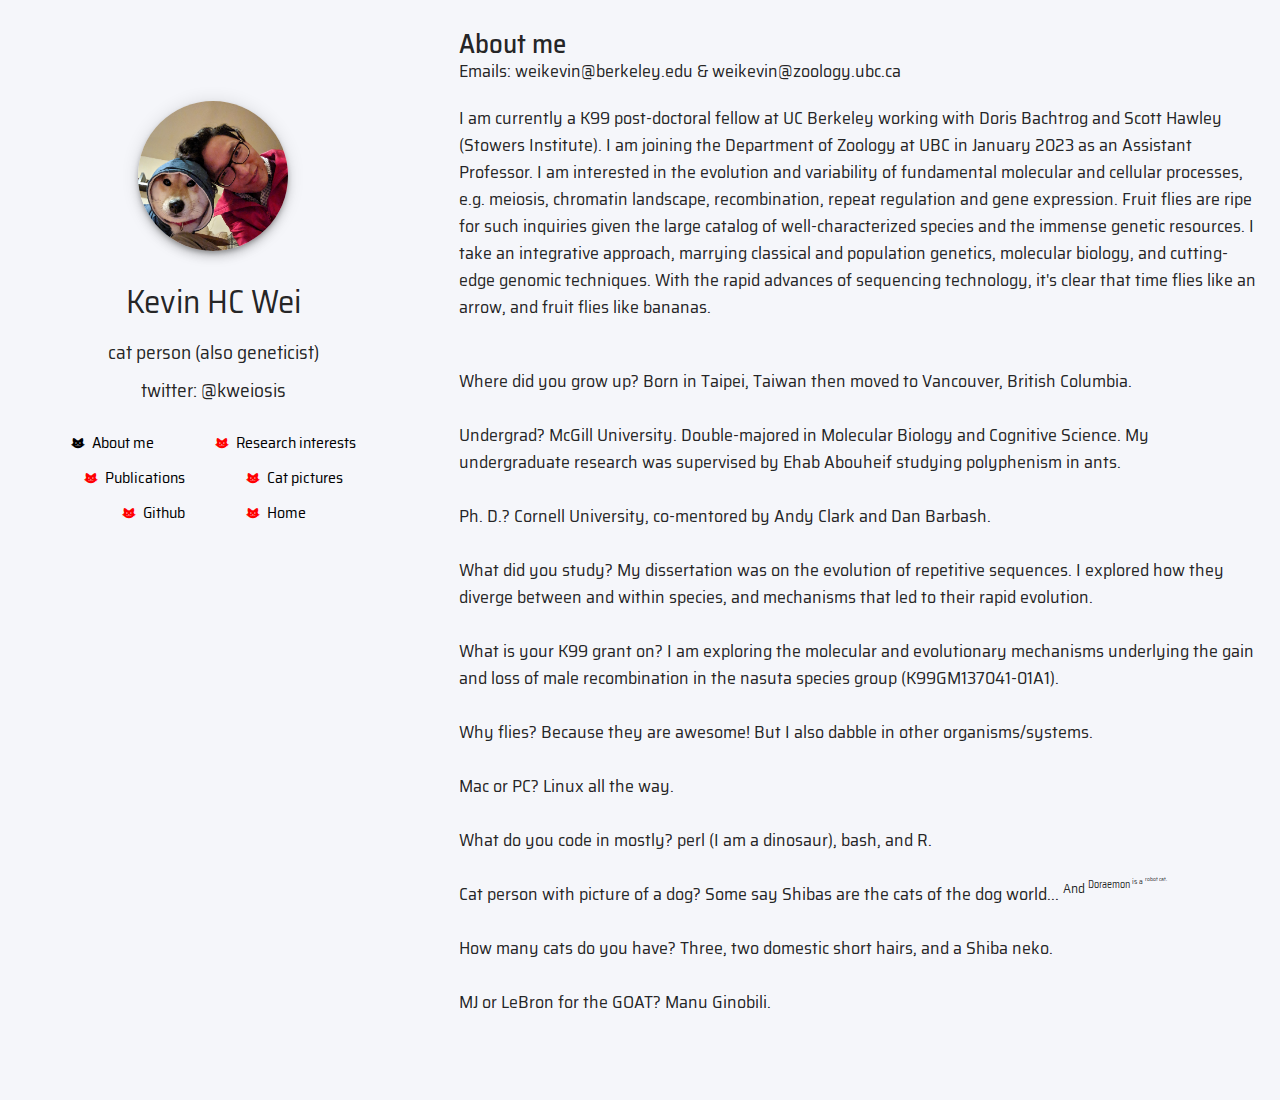
<file: about_me/index.html>
<!DOCTYPE html>
<html>

<head>
    <meta http-equiv="Content-Type" content="text/html; charset=UTF-8">
    <title>About me | Kevin Wei PH.D</title>
    <meta name="keywords" content="Put, tags, here">
    <meta name="description" content="When a Ph.D. in biology is owned by three cats!">
    <meta name="author" content="Kevin Wei">
    <link href="https://fonts.googleapis.com/icon?family=Material+Icons" rel="stylesheet">
    <link type="text/css" rel="stylesheet" href="../css/materialize.min.css" media="screen,projection" />
    <link type="text/css" rel="stylesheet" href="../css/index.css" media="screen,projection" />
    <link href="../css/materialdesignicons.min.css" media="all" rel="stylesheet" type="text/css" />
    <!-- Put your favicon here! (I highly suggest realfavicongenerator.net) -->
	<link rel="shortcut icon" href="../favicon.ico" type="image/x-icon">
    <meta name="theme-color" content="#f5f6fa">
    <link href="https://fonts.googleapis.com/css?family=Saira+Semi+Condensed:500,600,700" rel="stylesheet">
    <!-- If you want Google Analytics, do some Google searching, and pop it here. -->
    <!--Let browser know website is optimized for mobile-->
    <meta name="viewport" content="width=device-width, initial-scale=1.0" />
</head>

<body style="background-color: #f5f6fa">
    <div>
        <div class="row">
            <div id="profileColumn" class="col s12 l4 center">
                <img id="profileImage" src="../images/profile.jpg" class="z-depth-3 circle responsive-img" />
                
                <h2 id="heroName" class="center-align">Kevin HC Wei</h2>
                <h4 id="description" class="center-align">cat person (also geneticist)</h4>
                <h4 id="description" class="center-align">twitter: @kweiosis</h4>

                <div id="socialLinkSection">
                    <section class="tab">
                        <div id="socialLinkContent">
                            <!-- Your social links are dynamically generated from links.json! -->
                        </div>
                    </section>
                </div>
                
                <!-- Replace the email address below with your own -->
                
                
            </div>
            
            <div id="portfolioColumn" class="col s12 m12 l8">
                
                <div id="portfolioTitle">
                    <p id="portfolioText">About me</p>
                    <!-- Type of work goes here -->
					<div id="hide_email">
                    <p id="portfolioSubtext">Emails: we<b>I</b>ikev<b>don't</b>in<b>want</b>@b<b>spam! </b>erk<b>So</b>eley<b>please</b>.<b>leave </b>e<b>me</b>d<b>alone</b>u & wei<b>I</b>kevin<b>don't</b>@zoology<b>want</b>.ubc<b>spam</b>.ca</p>
					<p id="firstCategoryText"> I am currently a K99 post-doctoral fellow at UC Berkeley working with Doris Bachtrog and Scott Hawley (Stowers Institute). I am joining the Department of Zoology at UBC in January 2023 as an Assistant Professor. I am interested in the evolution and variability of fundamental molecular and cellular processes, e.g. meiosis, chromatin landscape, recombination, repeat regulation and gene expression. Fruit flies are ripe for such inquiries given the large catalog of well-characterized species and the immense genetic resources. I take an integrative approach, marrying classical and population genetics, molecular biology, and cutting-edge genomic techniques. With the rapid advances of sequencing technology, it's clear that time flies like an arrow, and fruit flies like bananas.<br><br> </p>
					<p id="firstCategoryText">
					Where did you grow up? Born in Taipei, Taiwan then moved to Vancouver, British Columbia.<br><br>
					Undergrad? McGill University. Double-majored in Molecular Biology and Cognitive Science. My undergraduate research was supervised by Ehab Abouheif studying polyphenism in ants.<br><br>
					Ph. D.? Cornell University, co-mentored by Andy Clark and Dan Barbash.<br><br>
					What did you study? My dissertation was on the evolution of repetitive sequences. I explored how they diverge between and within species, and mechanisms that led to their rapid evolution.<br><br>
					What is your K99 grant on? I am exploring the molecular and evolutionary mechanisms underlying the gain and loss of male recombination in the nasuta species group (K99GM137041-01A1).<br><br>
					Why flies? Because they are awesome! But I also dabble in other organisms/systems.<br><br>
					
					Mac or PC? Linux all the way. <br><br>
					What do you code in mostly? perl (I am a dinosaur), bash, and R. <br><br>
					
					Cat person with picture of a dog? Some say Shibas are the cats of the dog world... <sup> And <sup> Doraemon <sup> is a <sup>robot cat.</sup></sup></sup></sup> <br><br>
					How many cats do you have? Three, two domestic short hairs, and a Shiba neko.<br><br>
					
					MJ or LeBron for the GOAT? Manu Ginobili.<br>
					</p>
                </div>
                
                <div class="row" id="portfolioItemContainer">
                    <!-- Your work cards are dynamically generated from items.json! -->
                </div>
                
            </div>
        </div>
    </div>
    
    <script type="text/javascript" src="https://code.jquery.com/jquery-3.2.1.min.js"></script>
    <script type="text/javascript" src="js/materialize.min.js"></script>
    <script type="text/javascript" src="js/index.js"></script>
</body>

</html>
</file>
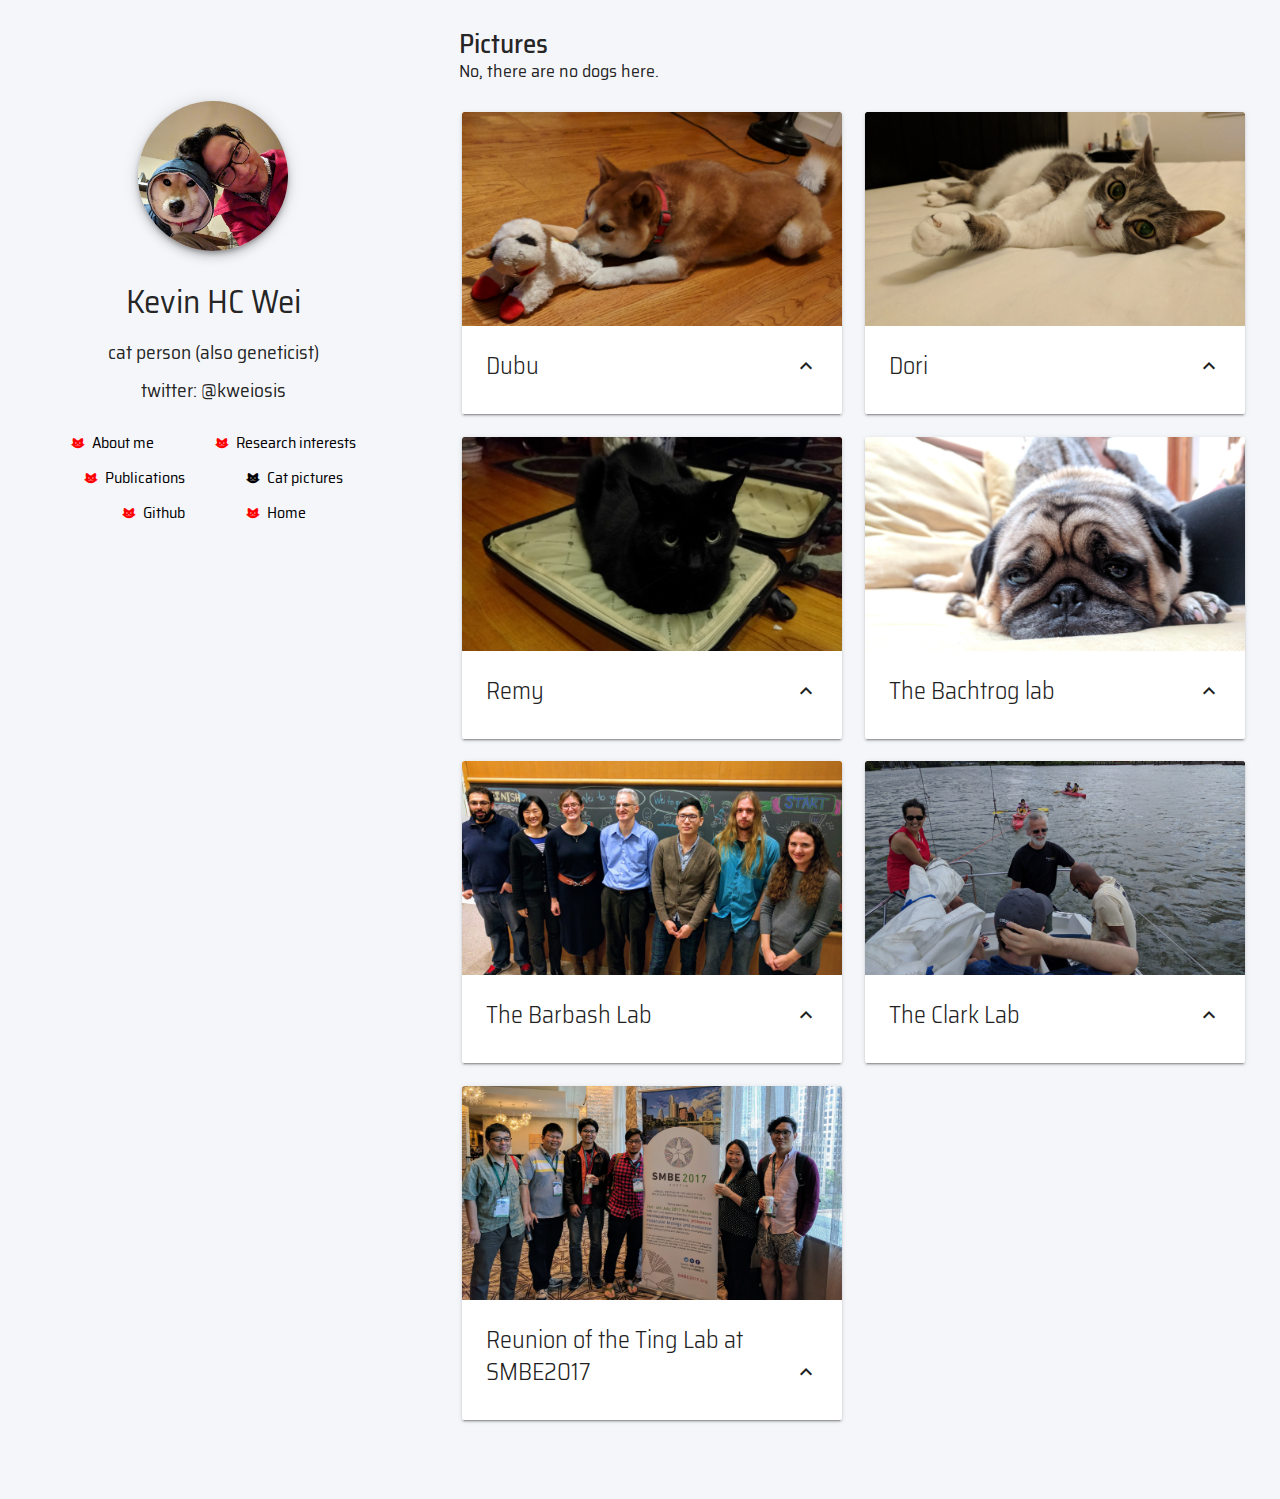
<file: cats/index.html>
<!DOCTYPE html>
<html>

<head>
    <meta http-equiv="Content-Type" content="text/html; charset=UTF-8">
    <title>Pictures | Kevin Wei PH.D</title>
    <meta name="keywords" content="Put, tags, here">
    <meta name="description" content="When a Ph.D. in biology is owned by three cats!">
    <meta name="author" content="Kevin Wei">
    <link href="https://fonts.googleapis.com/icon?family=Material+Icons" rel="stylesheet">
    <link type="text/css" rel="stylesheet" href="../css/materialize.min.css" media="screen,projection" />
    <link type="text/css" rel="stylesheet" href="../css/index.css" media="screen,projection" />
    <link href="../css/materialdesignicons.min.css" media="all" rel="stylesheet" type="text/css" />
    <!-- Put your favicon here! (I highly suggest realfavicongenerator.net) -->
	<link rel="shortcut icon" href="../favicon.ico" type="image/x-icon">
    <meta name="theme-color" content="#f5f6fa">
    <link href="https://fonts.googleapis.com/css?family=Saira+Semi+Condensed:500,600,700" rel="stylesheet">
    <!-- If you want Google Analytics, do some Google searching, and pop it here. -->
    <!--Let browser know website is optimized for mobile-->
    <meta name="viewport" content="width=device-width, initial-scale=1.0" />
</head>

<body style="background-color: #f5f6fa">
    <div>
        <div class="row">
            <div id="profileColumn" class="col s12 l4 center">
                <img id="profileImage" src="../images/profile.jpg" class="z-depth-3 circle responsive-img" />
                
                <h2 id="heroName" class="center-align">Kevin HC Wei</h2>
                <h4 id="description" class="center-align">cat person (also geneticist)</h4>
                <h4 id="description" class="center-align">twitter: @kweiosis</h4>

                <div id="socialLinkSection">
                    <section class="tab">
                        <div id="socialLinkContent">
                            <!-- Your social links are dynamically generated from links.json! -->
                        </div>
                    </section>
                </div>
                
                <!-- Replace the email address below with your own -->
                
                
            </div>
            
            <div id="portfolioColumn" class="col s12 m12 l8">
                
                <div id="portfolioTitle">
                    <p id="portfolioText">Pictures</p>
                    <!-- Type of work goes here -->
                    <p id="portfolioSubtext">No, there are no dogs here.</p>
                </div>
                
                <div class="row" id="portfolioItemContainer">
                    <!-- Your work cards are dynamically generated from items.json! -->
                </div>
                
            </div>
        </div>
    </div>
    
    <script type="text/javascript" src="https://code.jquery.com/jquery-3.2.1.min.js"></script>
    <script type="text/javascript" src="js/materialize.min.js"></script>
    <script type="text/javascript" src="js/index.js"></script>
</body>

</html>
</file>
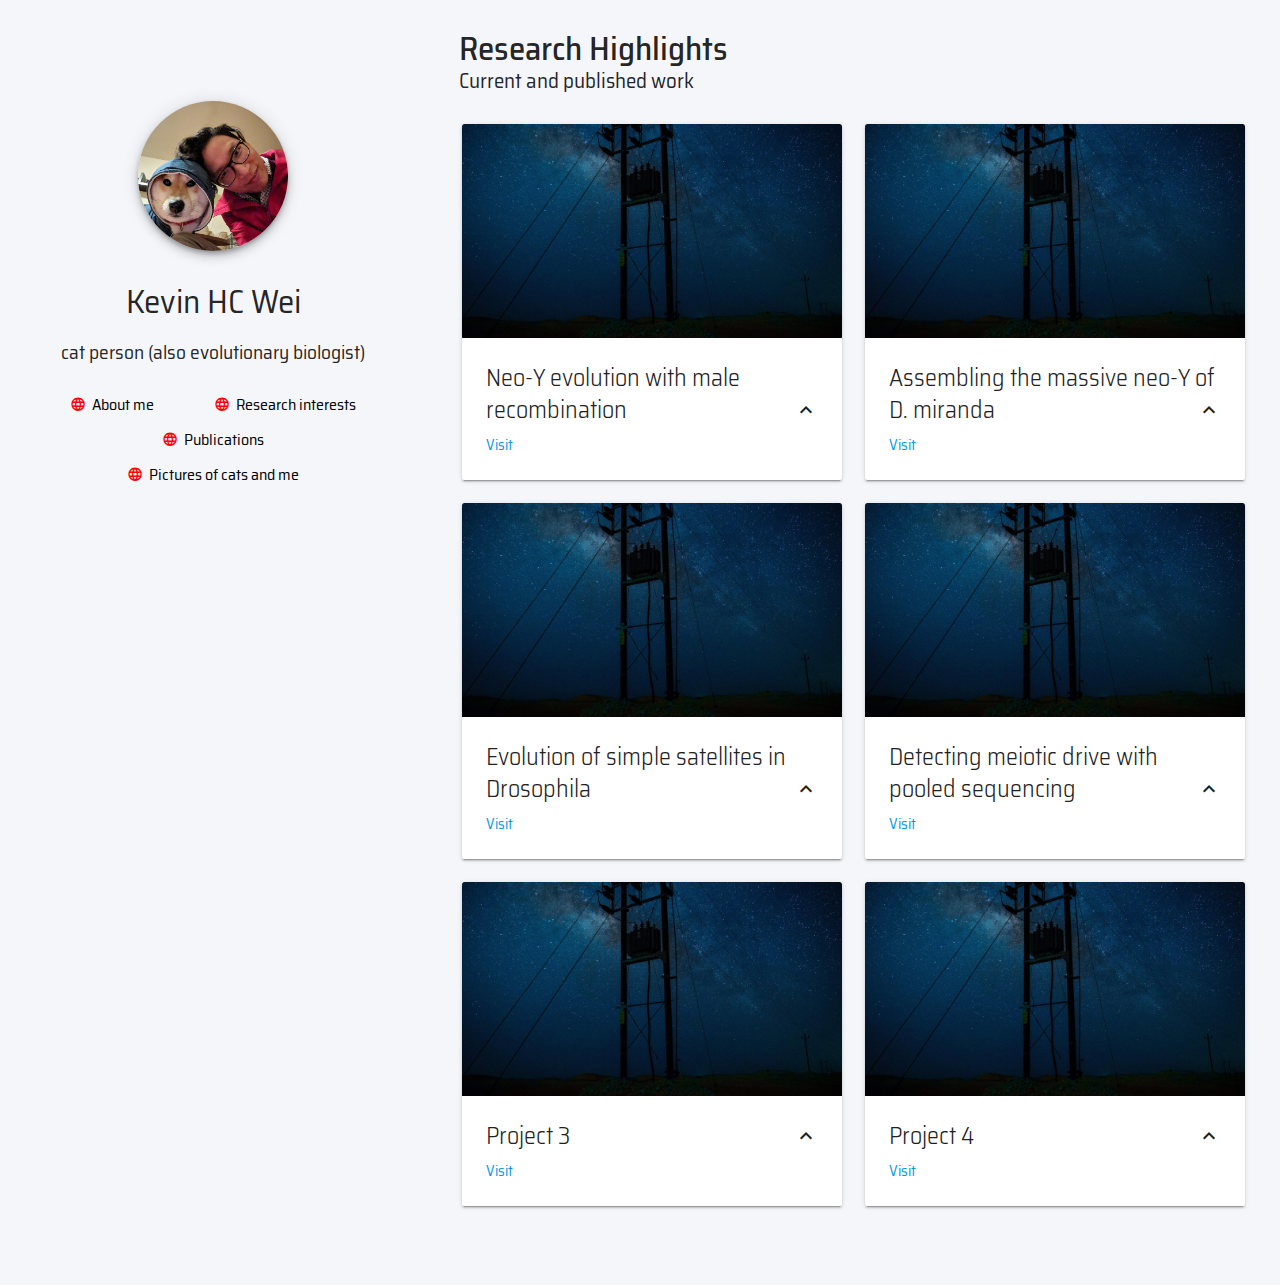
<file: pages/index.html>
<!DOCTYPE html>
<html>

<head>
    <meta http-equiv="Content-Type" content="text/html; charset=UTF-8">
    <title>Kevin Wei PH.D</title>
    <meta name="keywords" content="Put, tags, here">
    <meta name="description" content="Your description here!">
    <meta name="author" content="Kevin Wei">
    <link href="https://fonts.googleapis.com/icon?family=Material+Icons" rel="stylesheet">
    <link type="text/css" rel="stylesheet" href="css/materialize.min.css" media="screen,projection" />
    <link type="text/css" rel="stylesheet" href="css/index.css" media="screen,projection" />
    <link href="css/materialdesignicons.min.css" media="all" rel="stylesheet" type="text/css" />
    <!-- Put your favicon here! (I highly suggest realfavicongenerator.net) -->
    <meta name="theme-color" content="#f5f6fa">
    <link href="https://fonts.googleapis.com/css?family=Saira+Semi+Condensed:500,600,700" rel="stylesheet">
    <!-- If you want Google Analytics, do some Google searching, and pop it here. -->
    <!--Let browser know website is optimized for mobile-->
    <meta name="viewport" content="width=device-width, initial-scale=1.0" />
</head>

<body style="background-color: #f5f6fa">
    <div>
        <div class="row">
            <div id="profileColumn" class="col s12 l4 center">
                <img id="profileImage" src="./images/profile.jpg" class="z-depth-3 circle responsive-img" />
                
                <h2 id="heroName" class="center-align">Kevin HC Wei</h2>
                <h4 id="description" class="center-align">cat person (also evolutionary biologist)</h4>

                <div id="socialLinkSection">
                    <section class="tab">
                        <div id="socialLinkContent">
                            <!-- Your social links are dynamically generated from links.json! -->
                        </div>
                    </section>
                </div>
                
                <!-- Replace the email address below with your own -->
                
                
            </div>
            
            <div id="portfolioColumn" class="col s12 m12 l8">
                
                <div id="portfolioTitle">
                    <p id="portfolioText">Research Highlights</p>
                    <!-- Type of work goes here -->
                    <p id="firstCategoryText">Current and published work</p>
                </div>
                
                <div class="row" id="portfolioItemContainer">
                    <!-- Your work cards are dynamically generated from items.json! -->
                </div>
                
            </div>
        </div>
    </div>
    
    <script type="text/javascript" src="https://code.jquery.com/jquery-3.2.1.min.js"></script>
    <script type="text/javascript" src="js/materialize.min.js"></script>
    <script type="text/javascript" src="js/index.js"></script>
</body>

</html>
</file>
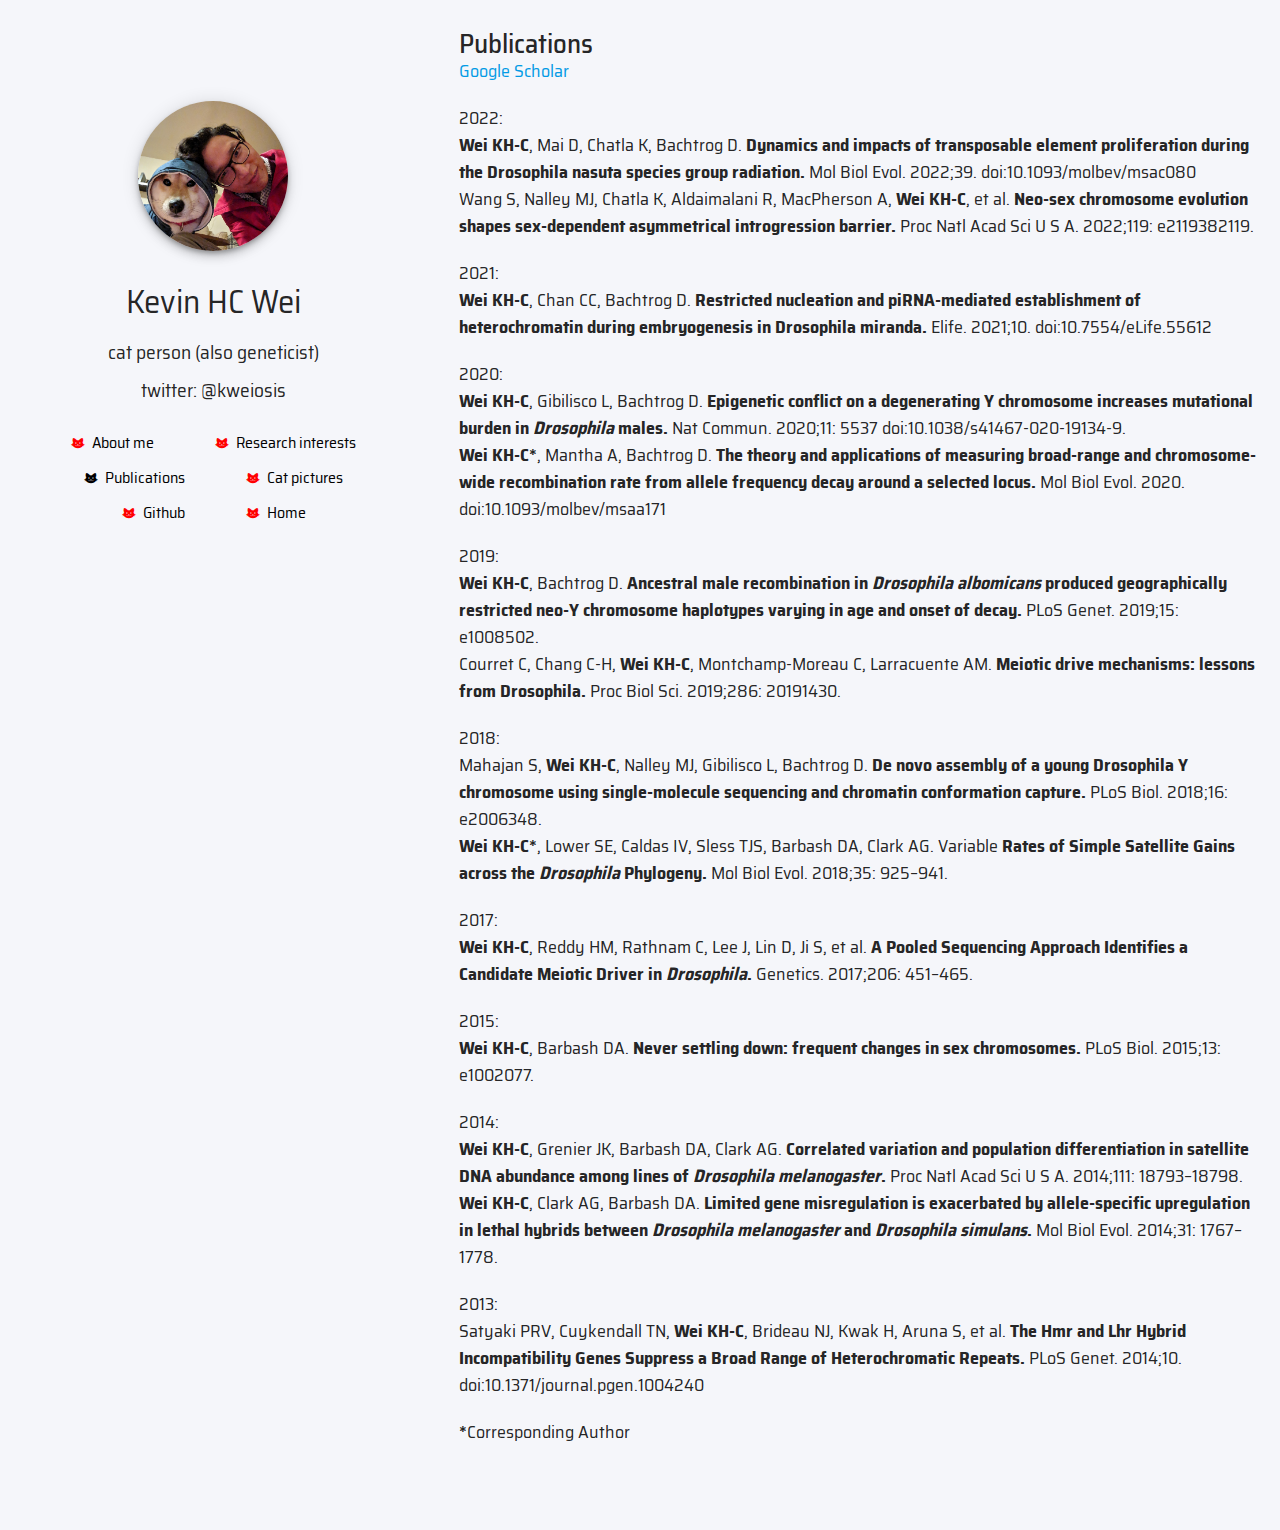
<file: pubs/index.html>
<!DOCTYPE html>
<html>

<head>
    <meta http-equiv="Content-Type" content="text/html; charset=UTF-8">
    <title>Publication | Kevin Wei PH.D</title>
    <meta name="keywords" content="Put, tags, here">
    <meta name="description" content="When a Ph.D. in biology is owned by three cats!">
    <meta name="author" content="Kevin Wei">
    <link href="https://fonts.googleapis.com/icon?family=Material+Icons" rel="stylesheet">
    <link type="text/css" rel="stylesheet" href="../css/materialize.min.css" media="screen,projection" />
    <link type="text/css" rel="stylesheet" href="../css/index.css" media="screen,projection" />
    <link href="../css/materialdesignicons.min.css" media="all" rel="stylesheet" type="text/css" />
    <!-- Put your favicon here! (I highly suggest realfavicongenerator.net) -->
	<link rel="shortcut icon" href="../favicon.ico" type="image/x-icon">
    <meta name="theme-color" content="#f5f6fa">
    <link href="https://fonts.googleapis.com/css?family=Saira+Semi+Condensed:500,600,700" rel="stylesheet">
    <!-- If you want Google Analytics, do some Google searching, and pop it here. -->
    <!--Let browser know website is optimized for mobile-->
    <meta name="viewport" content="width=device-width, initial-scale=1.0" />
</head>

<body style="background-color: #f5f6fa">
    <div>
        <div class="row">
            <div id="profileColumn" class="col s12 l4 center">
                <img id="profileImage" src="../images/profile.jpg" class="z-depth-3 circle responsive-img" />
                
                <h2 id="heroName" class="center-align">Kevin HC Wei</h2>
                <h4 id="description" class="center-align">cat person (also geneticist)</h4>
                <h4 id="description" class="center-align">twitter: @kweiosis</h4>

                <div id="socialLinkSection">
                    <section class="tab">
                        <div id="socialLinkContent">
                            <!-- Your social links are dynamically generated from links.json! -->
                        </div>
                    </section>
                </div>
                
                <!-- Replace the email address below with your own -->
                
                
            </div>
            
            <div id="portfolioColumn" class="col s12 m12 l8">
                
                <div id="portfolioTitle">
                    <p id="portfolioText">Publications</p>
                    <!-- Type of work goes here -->
					
                    <p id="portfolioSubtext"> <a href = "https://scholar.google.com/citations?user=zcDouMEAAAAJ&hl=en&oi=sra"  target="_blank">Google Scholar</a></p>
                    	<p id="firstCategoryText">
			2022: <br>
                    	<b>Wei KH-C</b>, Mai D, Chatla K, Bachtrog D. <b>Dynamics and impacts of transposable element proliferation during the Drosophila nasuta species group radiation.</b> Mol Biol Evol. 2022;39. doi:10.1093/molbev/msac080
                    	<br>Wang S, Nalley MJ, Chatla K, Aldaimalani R, MacPherson A, <b>Wei KH-C</b>, et al. <b>Neo-sex chromosome evolution shapes sex-dependent asymmetrical introgression barrier.</b> Proc Natl Acad Sci U S A. 2022;119: e2119382119.
                    	</p>
                    	
			<p id="firstCategoryText">
			2021: <br>
			<b>Wei KH-C</b>, Chan CC, Bachtrog D. <b>Restricted nucleation and piRNA-mediated establishment of heterochromatin during embryogenesis in Drosophila miranda.</b> Elife. 2021;10. doi:10.7554/eLife.55612
			</p>
			
			<p id="firstCategoryText">
			2020: <br>
			<b>Wei KH-C</b>, Gibilisco L, Bachtrog D. <b>Epigenetic conflict on a degenerating Y chromosome increases mutational burden in <i>Drosophila</i> males.</b>  Nat Commun. 2020;11: 5537 doi:10.1038/s41467-020-19134-9.
			<br><b>Wei KH-C*</b>, Mantha A, Bachtrog D. <b>The theory and applications of measuring broad-range and chromosome-wide recombination rate from allele frequency decay around a selected locus.</b> Mol Biol Evol. 2020. doi:10.1093/molbev/msaa171
			</p>
			
			<p id="firstCategoryText">
			2019: <br>
			<b>Wei KH-C</b>, Bachtrog D. <b>Ancestral male recombination in <i>Drosophila albomicans</i> produced geographically restricted neo-Y chromosome haplotypes varying in age and onset of decay.</b> PLoS Genet. 2019;15: e1008502.
			<br>Courret C, Chang C-H, <b>Wei KH-C</b>, Montchamp-Moreau C, Larracuente AM. <b>Meiotic drive mechanisms: lessons from Drosophila.</b> Proc Biol Sci. 2019;286: 20191430.
			</p>
			
			<p id="firstCategoryText">
			2018: <br>
			Mahajan S, <b>Wei KH-C</b>, Nalley MJ, Gibilisco L, Bachtrog D. <b>De novo assembly of a young Drosophila Y chromosome using single-molecule sequencing and chromatin conformation capture.</b> PLoS Biol. 2018;16: e2006348.
			<br><b>Wei KH-C*</b>, Lower SE, Caldas IV, Sless TJS, Barbash DA, Clark AG. Variable <b>Rates of Simple Satellite Gains across the <i>Drosophila</i> Phylogeny.</b> Mol Biol Evol. 2018;35: 925–941.
			</p>
			
			<p id="firstCategoryText">
			2017: <br>
			<b>Wei KH-C</b>, Reddy HM, Rathnam C, Lee J, Lin D, Ji S, et al. <b>A Pooled Sequencing Approach Identifies a Candidate Meiotic Driver in <i>Drosophila</i>.</b> Genetics. 2017;206: 451–465.
			</p>
			
			<p id="firstCategoryText">
			2015: <br>
			<b>Wei KH-C</b>, Barbash DA. <b>Never settling down: frequent changes in sex chromosomes.</b> PLoS Biol. 2015;13: e1002077.
			</p>
			
			<p id="firstCategoryText">
			2014: <br>
			<b>Wei KH-C</b>, Grenier JK, Barbash DA, Clark AG. <b>Correlated variation and population differentiation in satellite DNA abundance among lines of <i>Drosophila melanogaster</i>.</b> Proc Natl Acad Sci U S A. 2014;111: 18793–18798.
			<br/><b>Wei KH-C</b>, Clark AG, Barbash DA. <b>Limited gene misregulation is exacerbated by allele-specific upregulation in lethal hybrids between <i>Drosophila melanogaster</i> and <i>Drosophila simulans</i>.</b> Mol Biol Evol. 2014;31: 1767–1778.
			</p>
			
			<p id="firstCategoryText">
			2013: <br>
			Satyaki PRV, Cuykendall TN, <b>Wei KH-C</b>, Brideau NJ, Kwak H, Aruna S, et al. <b>The Hmr and Lhr Hybrid Incompatibility Genes Suppress a Broad Range of Heterochromatic Repeats.</b> PLoS Genet. 2014;10. doi:10.1371/journal.pgen.1004240
			</p>
			
			<p id="firstCategoryText">
			<b>*</b>Corresponding Author </p>
                
                
                <div class="row" id="portfolioItemContainer">
                    <!-- Your work cards are dynamically generated from items.json! -->
                </div>
                
            </div>
        </div>
    </div>
    
    <script type="text/javascript" src="https://code.jquery.com/jquery-3.2.1.min.js"></script>
    <script type="text/javascript" src="js/materialize.min.js"></script>
    <script type="text/javascript" src="js/index.js"></script>
</body>

</html>
</file>
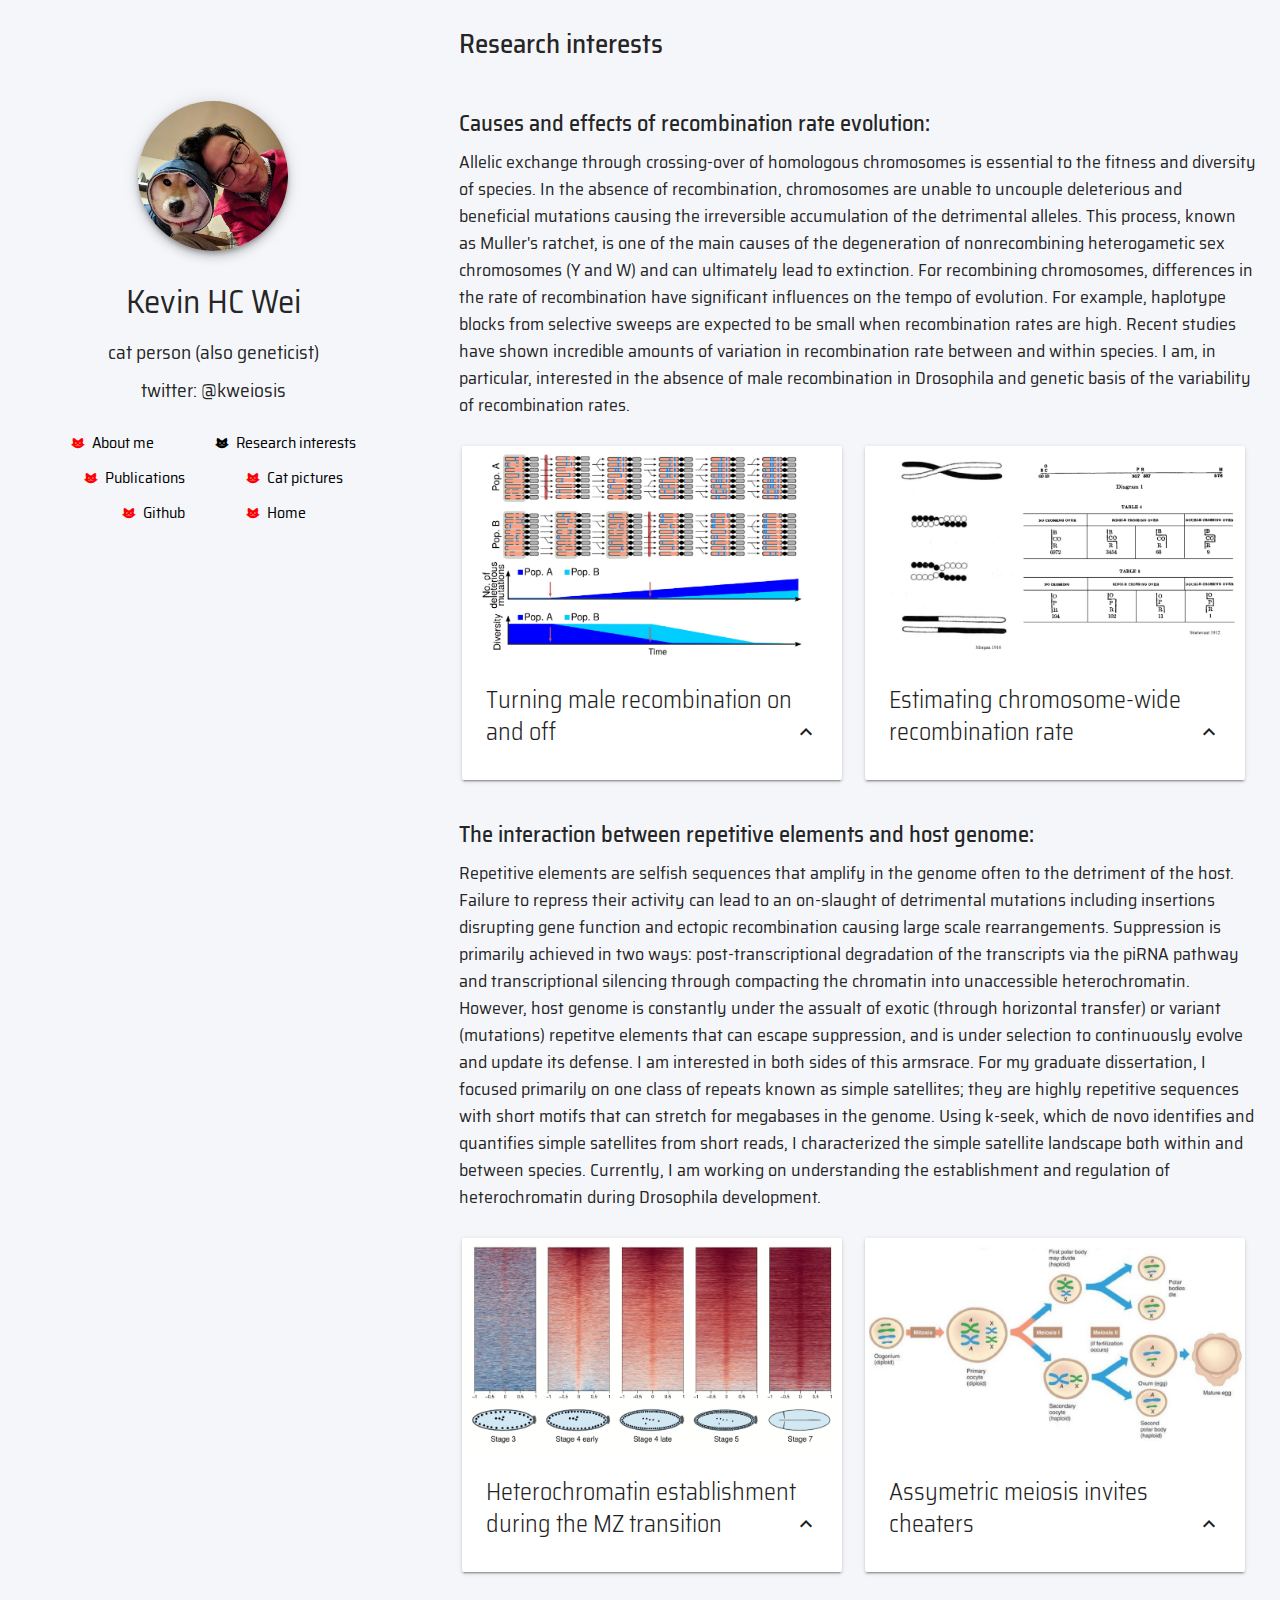
<file: research/index.html>
<!DOCTYPE html>
<html>

<head>
    <meta http-equiv="Content-Type" content="text/html; charset=UTF-8">
    <title>Research | Kevin Wei PH.D</title>
    <meta name="keywords" content="Put, tags, here">
    <meta name="description" content="Your description here!When a Ph.D. in biology is owned by three cats!">
    <meta name="author" content="Kevin Wei">
    <link href="https://fonts.googleapis.com/icon?family=Material+Icons" rel="stylesheet">
    <link type="text/css" rel="stylesheet" href="../css/materialize.min.css" media="screen,projection" />
    <link type="text/css" rel="stylesheet" href="../css/index.css" media="screen,projection" />
    <link href="../css/materialdesignicons.min.css" media="all" rel="stylesheet" type="text/css" />
    <!-- Put your favicon here! (I highly suggest realfavicongenerator.net) -->
	<link rel="shortcut icon" href="../favicon.ico" type="image/x-icon">
    <meta name="theme-color" content="#f5f6fa">
    <link href="https://fonts.googleapis.com/css?family=Saira+Semi+Condensed:500,600,700" rel="stylesheet">
    <!-- If you want Google Analytics, do some Google searching, and pop it here. -->
    <!--Let browser know website is optimized for mobile-->
    <meta name="viewport" content="width=device-width, initial-scale=1.0" />
</head>

<body style="background-color: #f5f6fa">
    <div>
        <div class="row">
            <div id="profileColumn" class="col s12 l4 center">
                <img id="profileImage" src="../images/profile.jpg" class="z-depth-3 circle responsive-img" />
                
                <h2 id="heroName" class="center-align">Kevin HC Wei</h2>
                <h4 id="description" class="center-align">cat person (also geneticist)</h4>
                <h4 id="description" class="center-align">twitter: @kweiosis</h4>

                <div id="socialLinkSection">
                    <section class="tab">
                        <div id="socialLinkContent">
                            <!-- Your social links are dynamically generated from links.json! -->
                        </div>
                    </section>
                </div>
                
                <!-- Replace the email address below with your own -->
                
                
            </div>
            
            <div id="portfolioColumn" class="col s12 m12 l8">
                
                <div id="portfolioTitle">
                    <p id="portfolioText">Research interests</p>
					<p id="firstCategoryText"></br></p>
                    <!-- Type of work goes here -->
					<p id="firstCategoryHeader">
					Causes and effects of recombination rate evolution:</p>
					<p id="firstCategoryText">
					Allelic exchange through crossing-over of homologous chromosomes is essential to the fitness and diversity of species. In the absence of recombination, chromosomes are unable to uncouple deleterious and beneficial mutations causing the irreversible accumulation of the detrimental alleles. This process, known as Muller's ratchet, is one of the main causes of the degeneration of nonrecombining heterogametic sex chromosomes (Y and W) and can ultimately lead to extinction. For recombining chromosomes, differences in the rate of recombination have significant influences on the tempo of evolution. For example, haplotype blocks from selective sweeps are expected to be small when recombination rates are high. Recent studies have shown incredible amounts of variation in recombination rate between and within species. I am, in particular, interested in the absence of male recombination in Drosophila and genetic basis of the variability of recombination rates.</p>
                </div>
                <div class="row" id="portfolioItemContainer">
                    <!-- Your work cards are dynamically generated from items.json! -->
                </div>
				
				<div id="portfolioTitle">
                    <!-- Type of work goes here -->
                    <p id="firstCategoryHeader">The interaction between repetitive elements and host genome:</p>
					<p id="firstCategoryText">
					Repetitive elements are selfish sequences that amplify in the genome often to the detriment of the host. Failure to repress their activity can lead to an on-slaught of detrimental mutations including insertions disrupting gene function and ectopic recombination causing large scale rearrangements. Suppression is primarily achieved in two ways: post-transcriptional degradation of the transcripts via the piRNA pathway and transcriptional silencing through compacting the chromatin into unaccessible heterochromatin. However, host genome is constantly under the assualt of exotic (through horizontal transfer) or variant (mutations) repetitve elements that can escape suppression, and is under selection to continuously evolve and update its defense. I am interested in both sides of this armsrace. For my graduate dissertation, I focused primarily on one class of repeats known as simple satellites; they are highly repetitive sequences with short motifs that can stretch for megabases in the genome. Using k-seek, which de novo identifies and quantifies simple satellites from short reads, I characterized the simple satellite landscape both within and between species. Currently, I am working on understanding the establishment and regulation of heterochromatin during Drosophila development.
					</p>
                </div>
				
                <div class="row" id="portfolioItemContainer2">
                    <!-- Your work cards are dynamically generated from items.json! -->
                </div>
            </div>
        </div>
    </div>
    
    <script type="text/javascript" src="https://code.jquery.com/jquery-3.2.1.min.js"></script>
    <script type="text/javascript" src="js/materialize.min.js"></script>
    <script type="text/javascript" src="js/index.js"></script>
</body>

</html>
</file>
<file: css/index.css>
* {
    font-family: 'Saira Semi Condensed', sans-serif;
}

/* Social Links */

#socialLinkSection {
    margin-top: 3px;
    margin-bottom: 8px;
    display: block;
    padding-right: 10px;
    padding-left: 10px;
}

#socialLinkContent {
    padding-top: 10px;
    text-align: center;
}

.links {
    margin: 0 20px 0 20px;
    display: inline-block;
    font-size: 16px;
    color: #212121;
    border-radius: 3px;
    padding: 5px 10px 5px 10px;
}

.links:hover {
    background-color: lightgrey;
}


/* Profile Image */

#profileImage {
    width: 150px;
    height: 150px;
    margin: auto;
    margin-top: calc(25%);
}

/* The various Texts */

#heroName {
    font-size: 2.2rem;
}

#description {
    font-size: 1.3rem;
}

#portfolioTitle {
    margin-left: 8px;
}

#portfolioText {
    margin-top: 0px;
    margin-bottom: -25px;
    font-weight: 500;
    font-size: 1.8rem;
}
#portfolioSubtext {
    margin-bottom: 20px;
    font-weight: 400;
    font-size: 1.2rem;
}
#firstCategoryHeader {
    margin-bottom: -10px;
    font-weight: 500;
    font-size: 1.5rem;
}

#firstCategoryText {
    margin-bottom: 20px;
    font-weight: 400;
    font-size: 1.2rem;
}

#portfolioColumn {
    padding: 24px;
}

/* Cards */
.card-main-image,
.card-image {
    border-top-left-radius: 2px !important;
    border-top-right-radius: 2px !important;
}

.card {
    border-radius: 2px;
}

.card-content {
    border-bottom-left-radius: 2px !important;
    border-bottom-right-radius: 2px !important;
}

/* Breakpoint resizing */
@media only screen and (max-width: 1260px) {
	#portfolioText {
		margin-top: 0px;
		margin-bottom: -20px;
		font-weight: 500;
		font-size: 1.6rem;
	}
	#portfolioSubtext {
		margin-bottom: 20px;
		font-weight: 400;
		font-size: 1.1rem;
	}
	#firstCategoryHeader {
		margin-bottom: -10px;
		font-weight: 500;
		font-size: 1.4rem;
	}
    #firstCategoryText {
        font-size: 1.2rem;
    }
    #heroName {
        font-size: 2.0rem;
    }
    #description {
        font-size: 1.1rem;
    }
    #profileImage {
        height: 125px;
        width: 125px;
        margin-top: calc(30%);
    }
}

@media only screen and (max-width: 992px) {
    #profileImage {
        margin-top: calc(10%);
    }
    #portfolioTitle {
        text-align: left;
    }
	#portfolioText {
		margin-top: 0px;
		margin-bottom: -20px;
		font-weight: 500;
		font-size: 1.6rem;
		text-align: center;
	}
	#portfolioSubtext {
		margin-bottom: 20px;
		font-weight: 400;
		font-size: 1.1rem;
		text-align: center;
	}
    #portfolioColumn {
        padding-left: 8px;
        padding-right: 8px;
    }
}

#contactButton {
    border: 2px solid black;
    font-weight: 600;
    color: black;
    margin-top: 15px;
}

#contactButton p {
    margin: 0px;
    margin-top: -1px;
}

#contactButton:hover {
    color: white;
    background-color: black;
}
/* Colors */

.primary-light {
    color: #90CAF9;
}

.primary-normal {
    color: #2196F3;
}

.primary-dark {
    color: #1976D2;
}

.secondary-light {
    color: #FFE082;
}

.secondary-normal {
    color: #FFC107;
}

.secondary-dark {
    color: #FFA000;
}

.primary-light-b {
    background-color: #90CAF9;
}

.primary-normal-b {
    background-color: #2196F3;
}

.primary-dark-b {
    background-color: #1976D2;
}

.secondary-light-b {
    background-color: #FFE082;
}

.secondary-normal-b {
    background-color: #FFC107;
}

.secondary-dark-b {
    background-color: #FFA000;
}

#hide_email b {
    display: none;
}
</file>
<file: pages/css/index.css>
* {
    font-family: 'Saira Semi Condensed', sans-serif;
}

/* Social Links */

#socialLinkSection {
    margin-top: 3px;
    margin-bottom: 8px;
    display: block;
    padding-right: 10px;
    padding-left: 10px;
}

#socialLinkContent {
    padding-top: 10px;
    text-align: center;
}

.links {
    margin: 0 20px 0 20px;
    display: inline-block;
    font-size: 16px;
    color: #212121;
    border-radius: 3px;
    padding: 5px 10px 5px 10px;
}

.links:hover {
    background-color: lightgrey;
}


/* Profile Image */

#profileImage {
    width: 150px;
    height: 150px;
    margin: auto;
    margin-top: calc(25%);
}

/* The various Texts */

#heroName {
    font-size: 2.2rem;
}

#description {
    font-size: 1.3rem;
}

#portfolioTitle {
    margin-left: 8px;
}

#portfolioText {
    margin-top: 0px;
    margin-bottom: -30px;
    font-weight: 500;
    font-size: 2.2rem;
}

#firstCategoryText {
    margin-bottom: 20px;
    font-weight: 400;
    font-size: 1.4rem;
}

#portfolioColumn {
    padding: 24px;
}

/* Cards */
.card-main-image,
.card-image {
    border-top-left-radius: 2px !important;
    border-top-right-radius: 2px !important;
}

.card {
    border-radius: 2px;
}

.card-content {
    border-bottom-left-radius: 2px !important;
    border-bottom-right-radius: 2px !important;
}

/* Breakpoint resizing */
@media only screen and (max-width: 1260px) {
    #portfolioText {
        font-size: 2rem;
        margin-bottom: -20px;
    }
    #firstCategoryText {
        font-size: 1.2rem;
    }
    #heroName {
        font-size: 2.0rem;
    }
    #description {
        font-size: 1.1rem;
    }
    #profileImage {
        height: 125px;
        width: 125px;
        margin-top: calc(30%);
    }
}

@media only screen and (max-width: 992px) {
    #profileImage {
        margin-top: calc(10%);
    }
    #portfolioTitle {
        text-align: center;
    }
    #portfolioColumn {
        padding-left: 8px;
        padding-right: 8px;
    }
}

#contactButton {
    border: 2px solid black;
    font-weight: 600;
    color: black;
    margin-top: 15px;
}

#contactButton p {
    margin: 0px;
    margin-top: -1px;
}

#contactButton:hover {
    color: white;
    background-color: black;
}
/* Colors */

.primary-light {
    color: #90CAF9;
}

.primary-normal {
    color: #2196F3;
}

.primary-dark {
    color: #1976D2;
}

.secondary-light {
    color: #FFE082;
}

.secondary-normal {
    color: #FFC107;
}

.secondary-dark {
    color: #FFA000;
}

.primary-light-b {
    background-color: #90CAF9;
}

.primary-normal-b {
    background-color: #2196F3;
}

.primary-dark-b {
    background-color: #1976D2;
}

.secondary-light-b {
    background-color: #FFE082;
}

.secondary-normal-b {
    background-color: #FFC107;
}

.secondary-dark-b {
    background-color: #FFA000;
}
</file>
